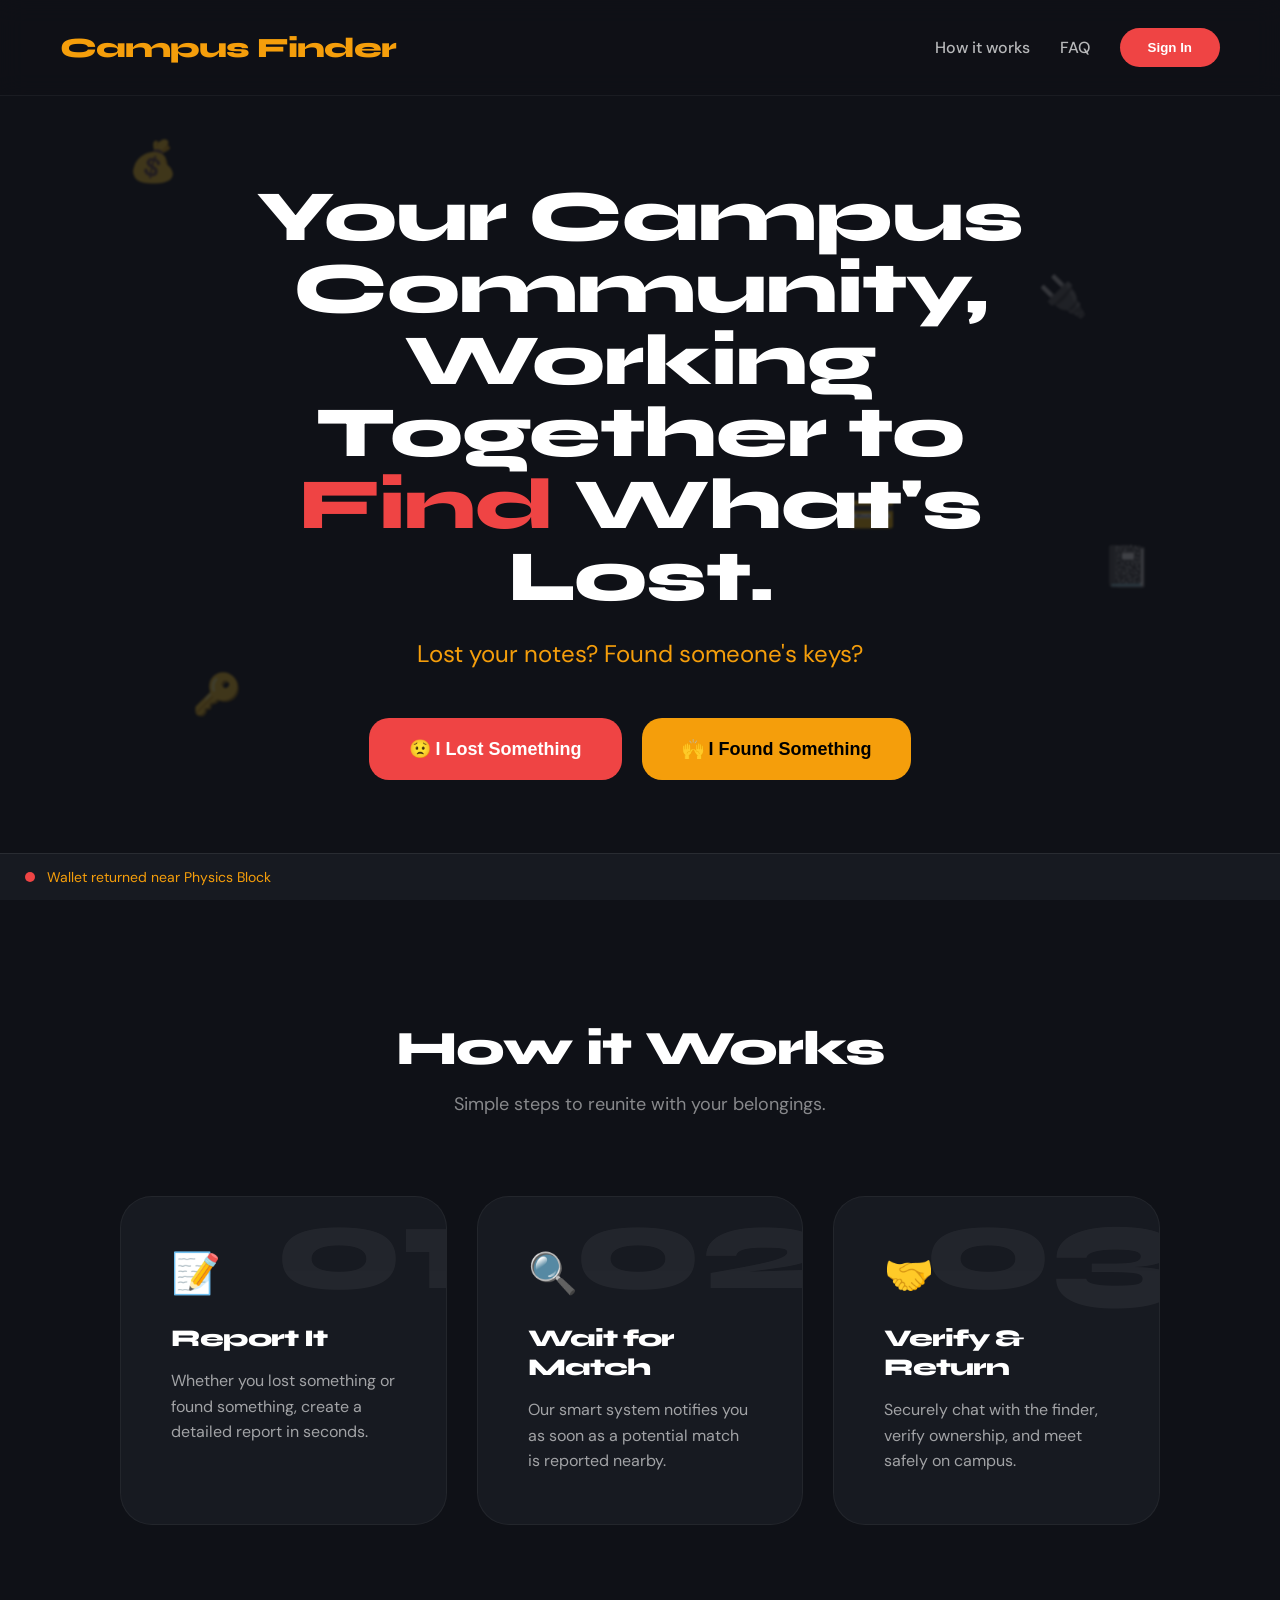
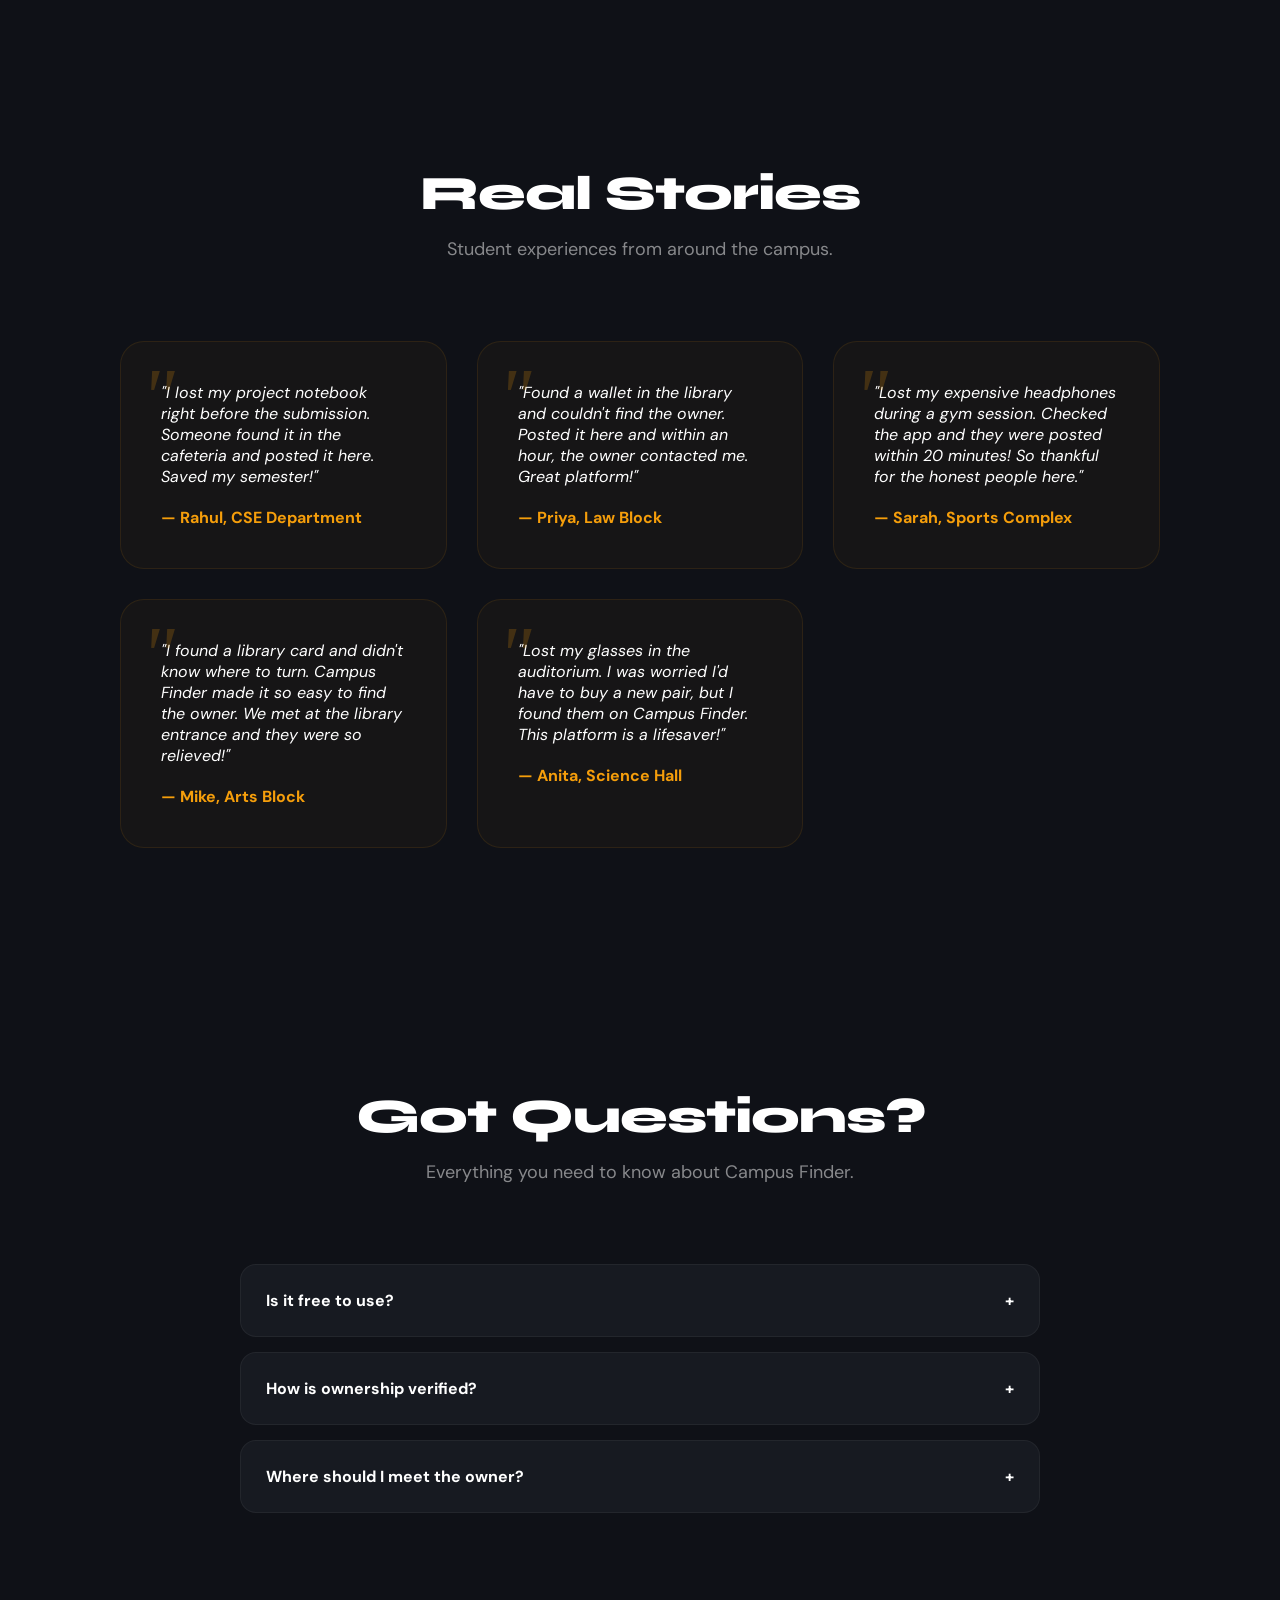
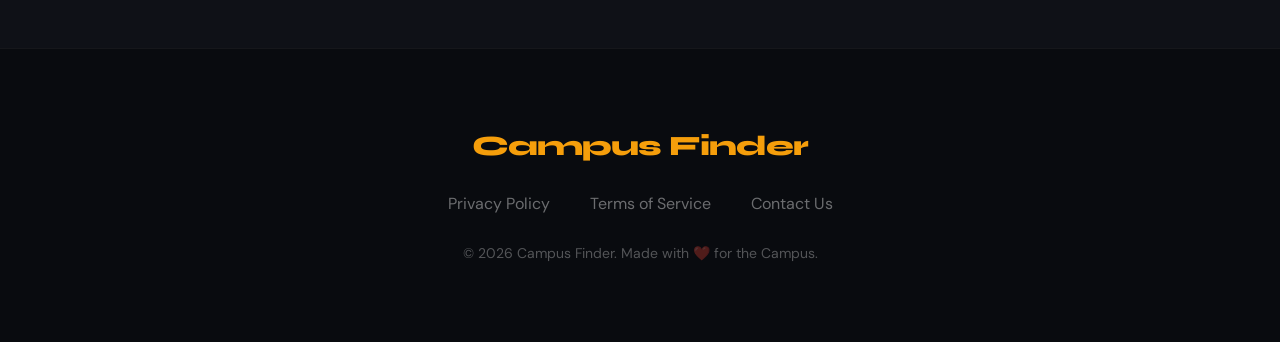
<file: index.html>
<!DOCTYPE html>
<html lang="en">

<head>
  <meta charset="UTF-8">
  <meta name="viewport" content="width=device-width, initial-scale=1.0">
  <title>Campus Finder – Smart Lost & Found</title>
  <link rel="preconnect" href="https://fonts.googleapis.com">
  <link rel="preconnect" href="https://fonts.gstatic.com" crossorigin>
  <link href="https://fonts.googleapis.com/css2?family=Syne:wght@800&family=DM+Sans:wght@300;400;500&display=swap"
    rel="stylesheet">
  <style>
    /* ── Reset & Base ── */
    * {
      margin: 0;
      padding: 0;
      box-sizing: border-box;
    }

    body {
      background: #0F1117;
      color: white;
      font-family: 'DM Sans', sans-serif;
      overflow-x: hidden;
      scroll-behavior: smooth;
    }

    h1,
    h2,
    h3,
    .logo {
      font-family: 'Syne', sans-serif;
      font-weight: 800;
      letter-spacing: -1px;
    }

    /* ── Navbar ── */
    .navbar {
      display: flex;
      justify-content: space-between;
      align-items: center;
      padding: 28px 60px;
      position: fixed;
      top: 0;
      width: 100%;
      z-index: 1000;
      background: rgba(15, 17, 23, 0.8);
      backdrop-filter: blur(12px);
      border-bottom: 1px solid rgba(255, 255, 255, 0.05);
    }

    .logo {
      font-size: 28px;
      color: #F59E0B;
      cursor: pointer;
    }

    .nav-links {
      display: flex;
      gap: 30px;
      align-items: center;
    }

    .nav-links a {
      color: rgba(255, 255, 255, 0.7);
      text-decoration: none;
      font-weight: 500;
      transition: 0.3s;
    }

    .nav-links a:hover {
      color: #F59E0B;
    }

    .nav-login {
      padding: 12px 28px;
      border-radius: 999px;
      border: none;
      background: #EF4444;
      color: white;
      font-weight: bold;
      cursor: pointer;
      transition: 0.3s;
    }

    .nav-login:hover {
      transform: translateY(-3px);
      box-shadow: 0 10px 20px rgba(239, 68, 68, 0.3);
    }

    /* ── Hero Section ── */
    .hero {
      min-height: 100vh;
      display: flex;
      flex-direction: column;
      justify-content: center;
      align-items: center;
      text-align: center;
      padding: 120px 30px 60px;
      position: relative;
    }

    .hero h1 {
      font-size: 72px;
      line-height: 1;
      margin-bottom: 25px;
      max-width: 900px;
    }

    #rotatingText {
      font-size: 24px;
      color: #F59E0B;
      min-height: 40px;
      margin-bottom: 40px;
    }

    .cta-group {
      display: flex;
      gap: 20px;
      flex-wrap: wrap;
    }

    .cta-btn {
      padding: 20px 40px;
      border: none;
      border-radius: 20px;
      font-size: 18px;
      font-weight: bold;
      cursor: pointer;
      transition: 0.3s;
      display: flex;
      align-items: center;
      gap: 10px;
    }

    .lost-btn {
      background: #EF4444;
      color: white;
    }

    .found-btn {
      background: #F59E0B;
      color: black;
    }

    .cta-btn:hover {
      transform: translateY(-5px) scale(1.05);
    }

    /* ── Floating Elements ── */
    .floating-item {
      position: absolute;
      font-size: 40px;
      opacity: 0.2;
      filter: blur(1px);
      animation: floatAround 20s infinite linear;
      pointer-events: none;
    }

    @keyframes floatAround {
      0% {
        transform: translate(0, 0) rotate(0deg);
      }

      25% {
        transform: translate(100px, 50px) rotate(90deg);
      }

      50% {
        transform: translate(50px, 150px) rotate(180deg);
      }

      75% {
        transform: translate(-100px, 100px) rotate(270deg);
      }

      100% {
        transform: translate(0, 0) rotate(360deg);
      }
    }



    /* ── How It Works ── */
    .section {
      padding: 120px 30px;
      max-width: 1100px;
      margin: 0 auto;
    }

    .section-title {
      text-align: center;
      margin-bottom: 80px;
    }

    .section-title h2 {
      font-size: 48px;
      margin-bottom: 15px;
    }

    .section-title p {
      color: rgba(255, 255, 255, 0.5);
      font-size: 18px;
    }

    .steps-grid {
      display: grid;
      grid-template-columns: repeat(auto-fit, minmax(300px, 1fr));
      gap: 30px;
    }

    .step-card {
      background: #171A21;
      padding: 50px;
      border-radius: 32px;
      border: 1px solid rgba(255, 255, 255, 0.05);
      transition: 0.4s;
      position: relative;
      overflow: hidden;
    }

    .step-card:hover {
      transform: translateY(-10px);
      border-color: rgba(245, 158, 11, 0.3);
    }

    .step-num {
      position: absolute;
      top: -20px;
      right: -20px;
      font-size: 120px;
      font-family: 'Syne', sans-serif;
      opacity: 0.05;
      font-weight: 900;
    }

    .step-icon {
      font-size: 40px;
      margin-bottom: 25px;
      display: block;
    }

    .step-card h3 {
      font-size: 24px;
      margin-bottom: 15px;
    }

    .step-card p {
      color: rgba(255, 255, 255, 0.6);
      line-height: 1.6;
    }

    /* ── Testimonials ── */
    .testimonial-card {
      background: rgba(245, 158, 11, 0.03);
      border: 1px solid rgba(245, 158, 11, 0.1);
      padding: 40px;
      border-radius: 24px;
      font-style: italic;
      position: relative;
    }

    .testimonial-card::before {
      content: '"';
      position: absolute;
      top: 10px;
      left: 20px;
      font-size: 80px;
      color: #F59E0B;
      opacity: 0.2;
      font-family: serif;
    }

    .author {
      margin-top: 20px;
      font-style: normal;
      font-weight: bold;
      color: #F59E0B;
      display: block;
    }

    /* ── FAQ ── */
    .faq-item {
      background: #171A21;
      margin-bottom: 15px;
      border-radius: 16px;
      overflow: hidden;
      border: 1px solid rgba(255, 255, 255, 0.05);
    }

    .faq-question {
      padding: 25px;
      cursor: pointer;
      display: flex;
      justify-content: space-between;
      align-items: center;
      font-weight: bold;
    }

    .faq-answer {
      padding: 0 25px 25px;
      color: rgba(255, 255, 255, 0.6);
      display: none;
    }

    /* ── Footer ── */
    footer {
      background: #090B0F;
      padding: 80px 30px;
      text-align: center;
      border-top: 1px solid rgba(255, 255, 255, 0.05);
    }

    .footer-links {
      display: flex;
      justify-content: center;
      gap: 40px;
      margin: 30px 0;
    }

    .footer-links a {
      color: rgba(255, 255, 255, 0.4);
      text-decoration: none;
      transition: 0.3s;
    }

    .footer-links a:hover {
      color: #F59E0B;
    }

    /* ── Login Modal ── */
    .modal-overlay {
      position: fixed;
      inset: 0;
      background: rgba(0, 0, 0, 0.9);
      backdrop-filter: blur(10px);
      z-index: 2000;
      display: none;
      justify-content: center;
      align-items: center;
      opacity: 0;
      transition: 0.5s;
    }

    .modal-content {
      background: #171A21;
      width: 100%;
      max-width: 450px;
      padding: 50px;
      border-radius: 32px;
      border: 1px solid rgba(255, 255, 255, 0.1);
      position: relative;
      transform: translateY(30px);
      transition: 0.5s;
    }

    .modal-overlay.active {
      display: flex;
      opacity: 1;
    }

    .modal-overlay.active .modal-content {
      transform: translateY(0);
    }

    .modal-close {
      position: absolute;
      top: 25px;
      right: 25px;
      font-size: 24px;
      cursor: pointer;
      color: rgba(255, 255, 255, 0.3);
      transition: 0.3s;
    }

    .modal-close:hover {
      color: white;
    }

    .modal-content h2 {
      font-size: 32px;
      margin-bottom: 10px;
      text-align: center;
    }

    .modal-content p {
      color: rgba(255, 255, 255, 0.5);
      text-align: center;
      margin-bottom: 35px;
    }

    .form-field {
      margin-bottom: 20px;
    }

    .form-field label {
      display: block;
      font-size: 13px;
      color: rgba(255, 255, 255, 0.4);
      margin-bottom: 8px;
      text-transform: uppercase;
    }

    .form-field input {
      width: 100%;
      padding: 16px;
      background: rgba(255, 255, 255, 0.05);
      border: 1px solid rgba(255, 255, 255, 0.1);
      border-radius: 12px;
      color: white;
      font-family: inherit;
      outline: none;
      transition: 0.3s;
    }

    .form-field input:focus {
      border-color: #F59E0B;
      background: rgba(245, 158, 11, 0.05);
    }

    .login-submit {
      width: 100%;
      padding: 18px;
      background: #F59E0B;
      color: black;
      border: none;
      border-radius: 12px;
      font-weight: bold;
      font-size: 16px;
      cursor: pointer;
      transition: 0.3s;
      margin-top: 10px;
    }

    .login-submit:hover {
      transform: translateY(-3px);
      box-shadow: 0 10px 20px rgba(245, 158, 11, 0.2);
    }

    /* ── Ticker ── */
    .ticker {
      position: fixed;
      bottom: 0;
      width: 100%;
      background: #171A21;
      padding: 14px 25px;
      display: flex;
      align-items: center;
      gap: 12px;
      border-top: 1px solid rgba(255, 255, 255, 0.08);
      z-index: 1500;
    }

    .pulse {
      width: 10px;
      height: 10px;
      background: #EF4444;
      border-radius: 50%;
      animation: pulse 1.5s infinite;
    }

    @keyframes pulse {
      0% {
        transform: scale(1);
        opacity: 1;
      }

      50% {
        transform: scale(1.5);
        opacity: 0.5;
      }

      100% {
        transform: scale(1);
        opacity: 1;
      }
    }

    #tickerText {
      color: #F59E0B;
      font-size: 14px;
    }

    /* ── Animations ── */
    .reveal {
      opacity: 0;
      transform: translateY(40px);
      transition: 1s cubic-bezier(0.17, 0.67, 0.83, 0.67);
    }

    .reveal.show {
      opacity: 1;
      transform: translateY(0);
    }

    @media (max-width: 768px) {
      .hero h1 {
        font-size: 48px;
      }

      .navbar {
        padding: 20px 30px;
      }

      .nav-links {
        display: none;
      }

      .stats-grid {
        grid-template-columns: 1fr;
      }
    }
  </style>
</head>

<body>

  <!-- Floating Decoration -->
  <div class="floating-item" style="top: 15%; left: 10%; animation-delay: 0s;">💰</div>
  <div class="floating-item" style="top: 30%; right: 15%; animation-delay: 2s;">🔌</div>
  <div class="floating-item" style="bottom: 20%; left: 15%; animation-delay: 4s;">🔑</div>
  <div class="floating-item" style="top: 60%; right: 10%; animation-delay: 6s;">📓</div>
  <div class="floating-item" style="bottom: 40%; right: 30%; animation-delay: 1s;">💳</div>

  <nav class="navbar">
    <div class="logo" onclick="window.scrollTo(0,0)">Campus Finder</div>
    <div class="nav-links">
      <a href="#how-it-works">How it works</a>
      <a href="#faq">FAQ</a>
      <button class="nav-login" onclick="openModal('general')">Sign In</button>
    </div>
  </nav>

  <section class="hero reveal">
    <h1>Your Campus Community, Working Together to <span style="color: #EF4444;">Find</span> What's Lost.</h1>
    <p id="rotatingText"></p>
    <div class="cta-group">
      <button class="cta-btn lost-btn" onclick="openModal('lost')">😟 I Lost Something</button>
      <button class="cta-btn found-btn" onclick="openModal('found')">🙌 I Found Something</button>
    </div>
  </section>



  <section class="section" id="how-it-works">
    <div class="section-title reveal">
      <h2>How it Works</h2>
      <p>Simple steps to reunite with your belongings.</p>
    </div>
    <div class="steps-grid">
      <div class="step-card reveal">
        <span class="step-num">01</span>
        <span class="step-icon">📝</span>
        <h3>Report It</h3>
        <p>Whether you lost something or found something, create a detailed report in seconds.</p>
      </div>
      <div class="step-card reveal">
        <span class="step-num">02</span>
        <span class="step-icon">🔍</span>
        <h3>Wait for Match</h3>
        <p>Our smart system notifies you as soon as a potential match is reported nearby.</p>
      </div>
      <div class="step-card reveal">
        <span class="step-num">03</span>
        <span class="step-icon">🤝</span>
        <h3>Verify & Return</h3>
        <p>Securely chat with the finder, verify ownership, and meet safely on campus.</p>
      </div>
    </div>
  </section>

  <section class="section">
    <div class="section-title reveal">
      <h2>Real Stories</h2>
      <p>Student experiences from around the campus.</p>
    </div>
    <div class="steps-grid">
      <div class="testimonial-card reveal">
        <p>"I lost my project notebook right before the submission. Someone found it in the cafeteria and posted it
          here. Saved my semester!"</p>
        <span class="author">— Rahul, CSE Department</span>
      </div>
      <div class="testimonial-card reveal">
        <p>"Found a wallet in the library and couldn't find the owner. Posted it here and within an hour, the owner
          contacted me. Great platform!"</p>
        <span class="author">— Priya, Law Block</span>
      </div>
      <div class="testimonial-card reveal">
        <p>"Lost my expensive headphones during a gym session. Checked the app and they were posted within 20 minutes!
          So thankful for the honest people here."</p>
        <span class="author">— Sarah, Sports Complex</span>
      </div>
      <div class="testimonial-card reveal">
        <p>"I found a library card and didn't know where to turn. Campus Finder made it so easy to find the owner. We
          met at the library entrance and they were so relieved!"</p>
        <span class="author">— Mike, Arts Block</span>
      </div>
      <div class="testimonial-card reveal">
        <p>"Lost my glasses in the auditorium. I was worried I'd have to buy a new pair, but I found them on Campus
          Finder. This platform is a lifesaver!"</p>
        <span class="author">— Anita, Science Hall</span>
      </div>
    </div>
  </section>

  <section class="section" id="faq">
    <div class="section-title reveal">
      <h2>Got Questions?</h2>
      <p>Everything you need to know about Campus Finder.</p>
    </div>
    <div style="max-width: 800px; margin: 0 auto;">
      <div class="faq-item reveal">
        <div class="faq-question">Is it free to use? <span>+</span></div>
        <div class="faq-answer">Yes! Campus Finder is a community platform built by students, for students. It is 100%
          free.</div>
      </div>
      <div class="faq-item reveal">
        <div class="faq-question">How is ownership verified? <span>+</span></div>
        <div class="faq-answer">We encourage finders to ask for specific details not mentioned in the report (like a
          wallpaper description or a specific item inside a bag).</div>
      </div>
      <div class="faq-item reveal">
        <div class="faq-question">Where should I meet the owner? <span>+</span></div>
        <div class="faq-answer">Always meet in public campus locations like the main canteen, library entrance, or
          security desks.</div>
      </div>
    </div>
  </section>

  <footer>
    <div class="logo">Campus Finder</div>
    <div class="footer-links">
      <a href="#">Privacy Policy</a>
      <a href="#">Terms of Service</a>
      <a href="#">Contact Us</a>
    </div>
    <p style="color: rgba(255,255,255,0.3); font-size: 14px;">© 2026 Campus Finder. Made with ❤️ for the Campus.</p>
  </footer>

  <div class="ticker">
    <div class="pulse"></div>
    <div id="tickerText"></div>
  </div>

  <!-- Login Modal -->
  <div class="modal-overlay" id="loginModal">
    <div class="modal-content">
      <span class="modal-close" onclick="closeModal()">&times;</span>
      <h2 id="modalTitle">Sign In</h2>
      <p>Login with your university email to continue.</p>
      <div class="form-field">
        <label>University Email</label>
        <input type="email" placeholder="name@university.edu">
      </div>
      <div class="form-field">
        <label>Password</label>
        <input type="password" placeholder="••••••••">
      </div>
      <button class="login-submit" onclick="processLogin()">Access Dashboard</button>
    </div>
  </div>

  <script>
    let currentTarget = 'general';

    function openModal(type) {
      currentTarget = type;
      const modal = document.getElementById('loginModal');
      modal.style.display = 'flex';
      setTimeout(() => modal.classList.add('active'), 10);

      if (type === 'lost') document.getElementById('modalTitle').innerText = 'Report Lost Item';
      else if (type === 'found') document.getElementById('modalTitle').innerText = 'Report Found Item';
      else document.getElementById('modalTitle').innerText = 'Welcome Back';
    }

    function closeModal() {
      const modal = document.getElementById('loginModal');
      modal.classList.remove('active');
      setTimeout(() => modal.style.display = 'none', 500);
    }

    function processLogin() {
      document.body.style.opacity = '0';
      setTimeout(() => {
        let hash = '';
        if (currentTarget === 'lost') hash = '#lostSection';
        else if (currentTarget === 'found') hash = '#foundSection';
        window.location.href = 'login.html' + hash;
      }, 500);
    }

    // FAQ Toggle
    document.querySelectorAll('.faq-question').forEach(q => {
      q.addEventListener('click', () => {
        const answer = q.nextElementSibling;
        const isOpen = answer.style.display === 'block';

        // Close others
        document.querySelectorAll('.faq-answer').forEach(a => a.style.display = 'none');
        document.querySelectorAll('.faq-question span').forEach(s => s.innerText = '+');

        if (!isOpen) {
          answer.style.display = 'block';
          q.querySelector('span').innerText = '-';
        }
      });
    });

    // Rotating Text
    const lines = [
      "Lost your notes? Found someone's keys?",
      "Every lost thing has someone looking for it.",
      "Report it. Find it. Return it.",
      "Your campus. Your community. Your stuff found."
    ];
    let lineIndex = 0;
    function rotateText() {
      const el = document.getElementById('rotatingText');
      el.style.opacity = '0';
      setTimeout(() => {
        el.innerText = lines[lineIndex];
        el.style.opacity = '1';
        lineIndex = (lineIndex + 1) % lines.length;
      }, 500);
    }
    rotateText();
    setInterval(rotateText, 3500);

    // Ticker
    const tickerMessages = [
      'Wallet returned near Physics Block',
      'ID card claimed from Library',
      'Keys found in Hostel B',
      'Notebook matched in CSE Block'
    ];
    let tickerIndex = 0;
    function rotateTicker() {
      document.getElementById('tickerText').innerText = tickerMessages[tickerIndex];
      tickerIndex = (tickerIndex + 1) % tickerMessages.length;
    }
    rotateTicker();
    setInterval(rotateTicker, 3000);

    // Scroll Reveal
    const observer = new IntersectionObserver(entries => {
      entries.forEach(entry => {
        if (entry.isIntersecting) {
          entry.target.classList.add('show');
        }
      });
    }, { threshold: 0.1 });

    document.querySelectorAll('.reveal').forEach(el => observer.observe(el));
  </script>
</body>

</html>
</file>
